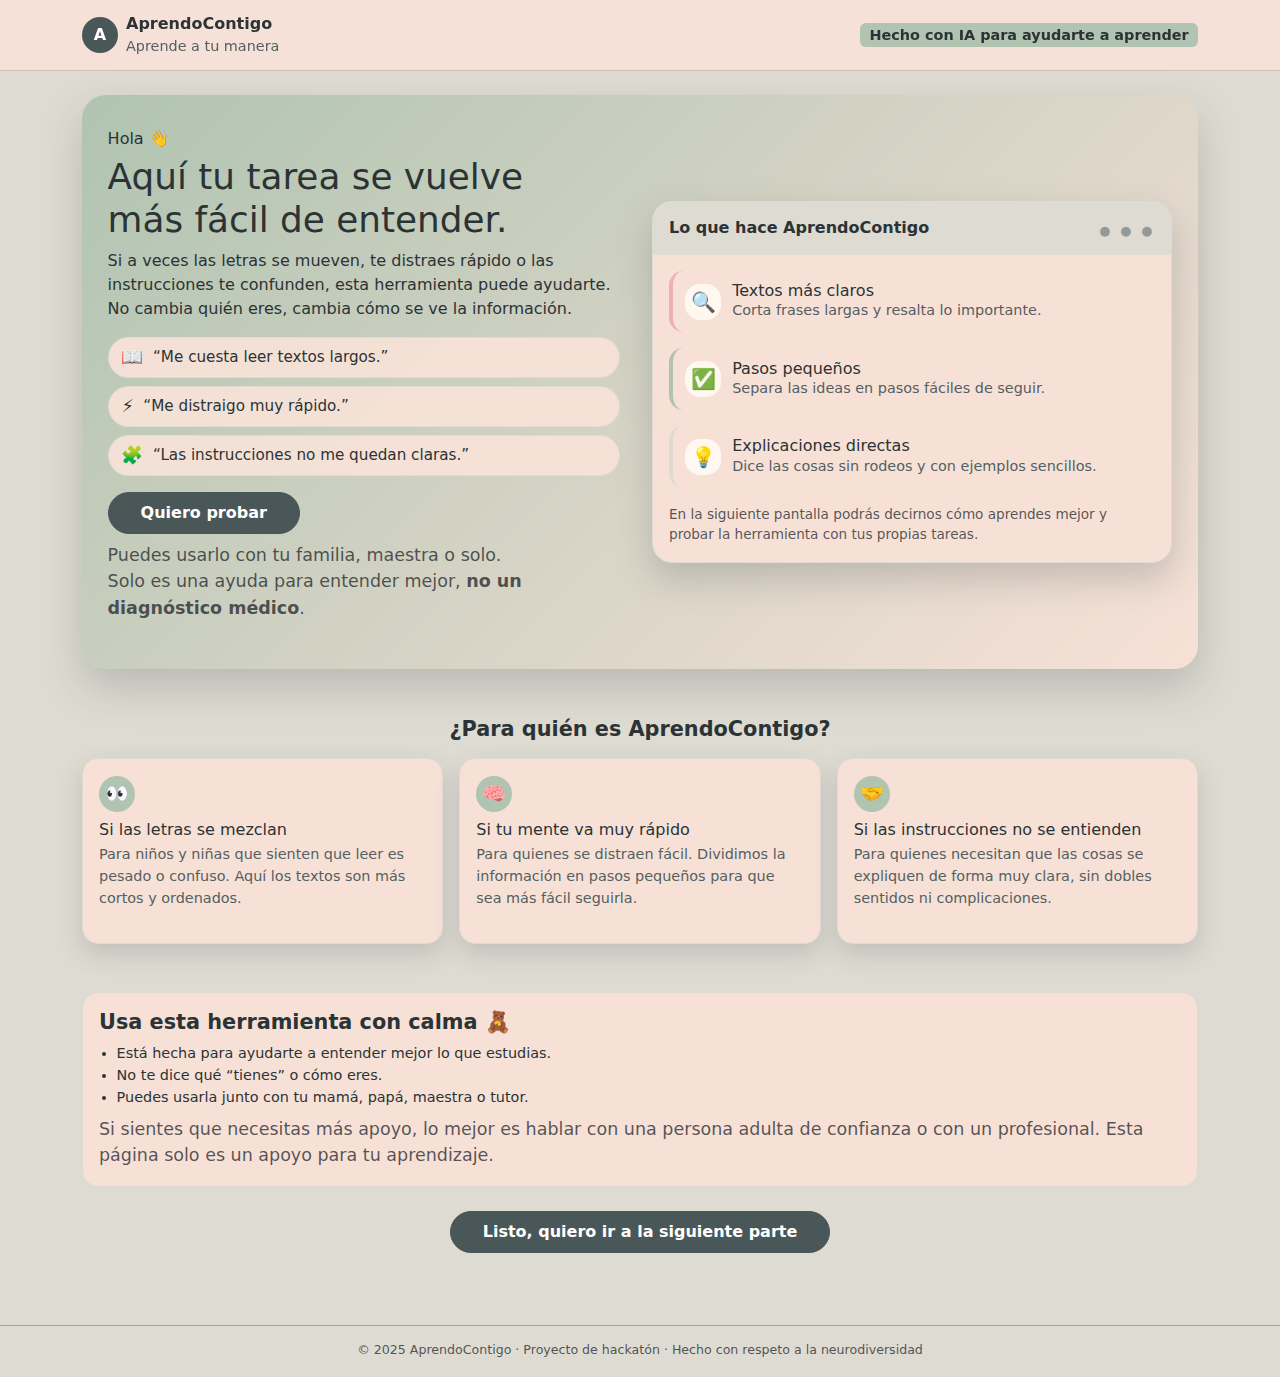
<file: index.html>
<!DOCTYPE html>
<html lang="es">
<head>
  <meta charset="UTF-8" />
  <title>AprendoContigo · Aprende a tu manera</title>
  <meta name="viewport" content="width=device-width, initial-scale=1" />

  <!-- Bootstrap 5 -->
  <link
    href="https://cdn.jsdelivr.net/npm/bootstrap@5.3.3/dist/css/bootstrap.min.css"
    rel="stylesheet"
  />

  <!-- Estilos propios -->
  <link rel="stylesheet" href="styles.css" />
</head>
<body>
  <!-- CABECERA SIMPLE -->
  <header class="kids-header">
    <div class="container d-flex align-items-center justify-content-between">
      <div class="d-flex align-items-center gap-2">
        <div class="logo-bubble">A</div>
        <div class="logo-title">
          <span class="logo-main">AprendoContigo</span>
          <span class="logo-sub">Aprende a tu manera</span>
        </div>
      </div>
      <span class="badge kids-badge d-none d-md-inline">
        Hecho con IA para ayudarte a aprender
      </span>
    </div>
  </header>

  <!-- CONTENIDO PRINCIPAL -->
  <main class="kids-main py-4">
    <div class="container">
      <!-- HERO PARA NIÑOS -->
      <section class="hero-kids mb-5">
        <div class="row align-items-center g-4">
          <div class="col-lg-6">
            <div class="hero-text">
              <p class="hero-eyebrow">Hola 👋</p>
              <h1 class="hero-title mb-2">
                Aquí tu tarea se vuelve
                <span class="hero-title-highlight">más fácil de entender.</span>
              </h1>
              <p class="hero-desc mb-3">
                Si a veces las letras se mueven, te distraes rápido o las instrucciones
                te confunden, esta herramienta puede ayudarte. No cambia quién eres,
                cambia cómo se ve la información.
              </p>

              <div class="hero-bubbles mb-3">
                <div class="hero-bubble">
                  <span class="bubble-emoji">📖</span>
                  <span class="bubble-text">“Me cuesta leer textos largos.”</span>
                </div>
                <div class="hero-bubble">
                  <span class="bubble-emoji">⚡</span>
                  <span class="bubble-text">“Me distraigo muy rápido.”</span>
                </div>
                <div class="hero-bubble">
                  <span class="bubble-emoji">🧩</span>
                  <span class="bubble-text">“Las instrucciones no me quedan claras.”</span>
                </div>
              </div>

              <div class="text-center text-lg-start">
                <!-- CAMBIA ESTE href A LA SIGUIENTE PÁGINA CON FORMULARIOS -->
                <a href="empezar.html" class="btn btn-main btn-lg">
                  Quiero probar
                </a>
              </div>

              <p class="small text-muted mt-2">
                Puedes usarlo con tu familia, maestra o solo. <br />
                Solo es una ayuda para entender mejor, <strong>no un diagnóstico médico</strong>.
              </p>
            </div>
          </div>

          <div class="col-lg-6">
            <!-- “ILUSTRACIÓN” SIMPLE CON BLOQUES -->
            <div class="hero-board">
              <div class="hero-board-header d-flex justify-content-between align-items-center">
                <span class="hero-board-title">Lo que hace AprendoContigo</span>
                <span class="hero-dots"></span>
              </div>
              <div class="hero-board-body">
                <div class="row g-3">
                  <div class="col-12">
                    <div class="hero-card hero-card-read">
                      <div class="hero-card-icon">🔍</div>
                      <div class="hero-card-text">
                        <h2>Textos más claros</h2>
                        <p>Corta frases largas y resalta lo importante.</p>
                      </div>
                    </div>
                  </div>

                  <div class="col-12">
                    <div class="hero-card hero-card-focus">
                      <div class="hero-card-icon">✅</div>
                      <div class="hero-card-text">
                        <h2>Pasos pequeños</h2>
                        <p>Separa las ideas en pasos fáciles de seguir.</p>
                      </div>
                    </div>
                  </div>

                  <div class="col-12">
                    <div class="hero-card hero-card-clarity">
                      <div class="hero-card-icon">💡</div>
                      <div class="hero-card-text">
                        <h2>Explicaciones directas</h2>
                        <p>Dice las cosas sin rodeos y con ejemplos sencillos.</p>
                      </div>
                    </div>
                  </div>
                </div>

                <p class="hero-board-note small text-muted mt-3 mb-0">
                  En la siguiente pantalla podrás decirnos cómo aprendes mejor
                  y probar la herramienta con tus propias tareas.
                </p>
              </div>
            </div>
          </div>
        </div>
      </section>

      <!-- SECCIÓN “¿PARA QUIÉN ES?” -->
      <section class="mb-5">
        <h2 class="section-title mb-3 text-center">
          ¿Para quién es AprendoContigo?
        </h2>
        <div class="row g-3 justify-content-center">
          <div class="col-md-4">
            <div class="info-tile">
              <div class="info-icon">👀</div>
              <h3>Si las letras se mezclan</h3>
              <p>
                Para niños y niñas que sienten que leer es pesado o confuso.
                Aquí los textos son más cortos y ordenados.
              </p>
            </div>
          </div>
          <div class="col-md-4">
            <div class="info-tile">
              <div class="info-icon">🧠</div>
              <h3>Si tu mente va muy rápido</h3>
              <p>
                Para quienes se distraen fácil. Dividimos la información en
                pasos pequeños para que sea más fácil seguirla.
              </p>
            </div>
          </div>
          <div class="col-md-4">
            <div class="info-tile">
              <div class="info-icon">🤝</div>
              <h3>Si las instrucciones no se entienden</h3>
              <p>
                Para quienes necesitan que las cosas se expliquen de forma
                muy clara, sin dobles sentidos ni complicaciones.
              </p>
            </div>
          </div>
        </div>
      </section>

      <!-- SECCIÓN CUIDADOS / AVISO -->
      <section class="mb-4">
        <div class="care-box">
          <h2 class="section-title mb-2">Usa esta herramienta con calma 🧸</h2>
          <ul class="care-list mb-2">
            <li>Está hecha para ayudarte a entender mejor lo que estudias.</li>
            <li>No te dice qué “tienes” o cómo eres.</li>
            <li>Puedes usarla junto con tu mamá, papá, maestra o tutor.</li>
          </ul>
          <p class="small text-muted mb-0">
            Si sientes que necesitas más apoyo, lo mejor es hablar con una persona
            adulta de confianza o con un profesional. Esta página solo es un apoyo
            para tu aprendizaje.
          </p>
        </div>
      </section>

      <section class="text-center mb-5">
        <!-- MISMO BOTÓN AL FINAL PARA INVITAR A SEGUIR -->
        <a href="empezar.html" class="btn btn-main btn-lg">
          Listo, quiero ir a la siguiente parte
        </a>
      </section>
    </div>
  </main>

  <!-- FOOTER -->
  <footer class="kids-footer">
    <div class="container text-center">
      <p class="small text-muted mb-0">
        © 2025 AprendoContigo · Proyecto de hackatón · Hecho con respeto a la neurodiversidad
      </p>
    </div>
  </footer>

  <!-- Bootstrap JS -->
  <script
    src="https://cdn.jsdelivr.net/npm/bootstrap@5.3.3/dist/js/bootstrap.bundle.min.js">
  </script>
</body>
</html>
</file>
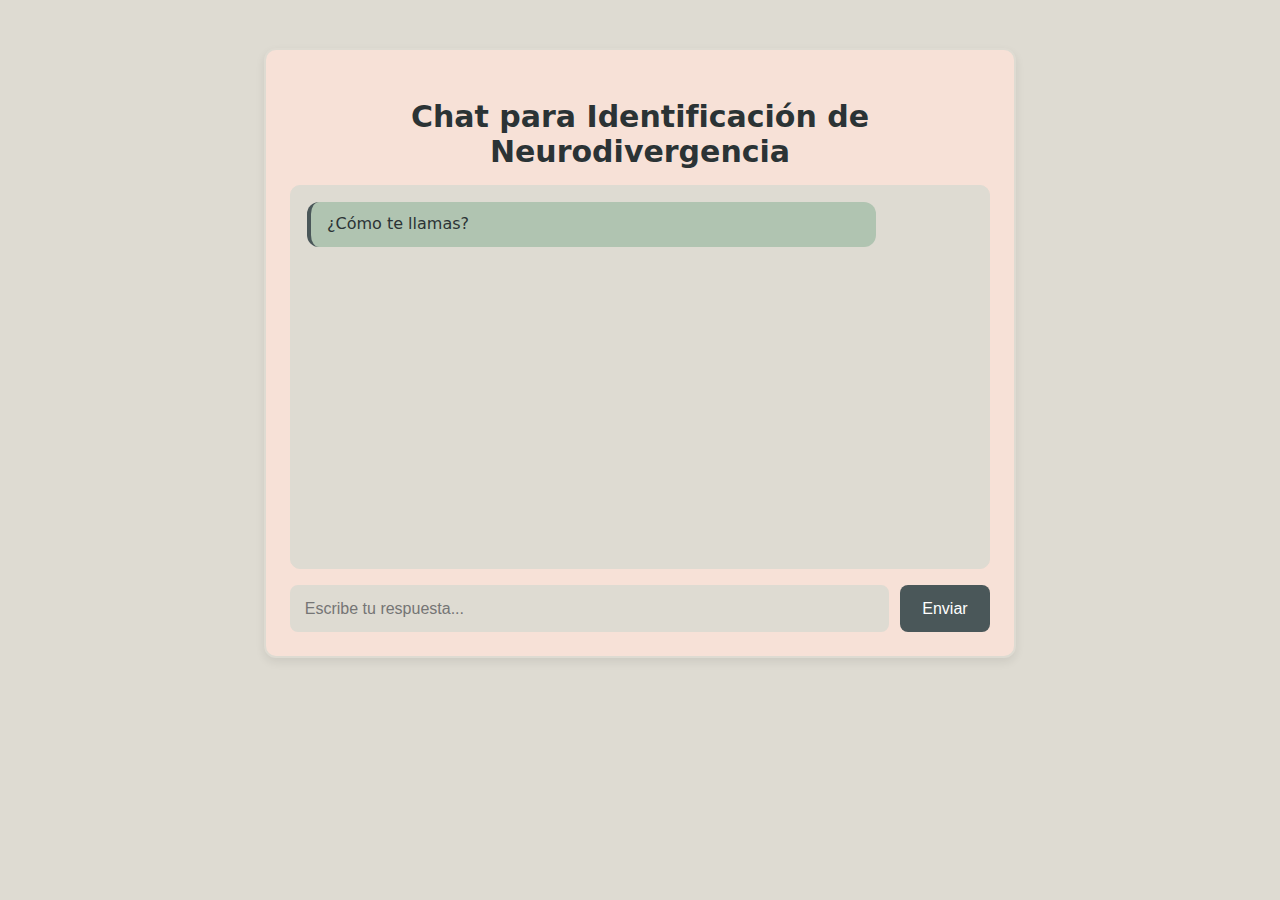
<file: prueba.html>
<!DOCTYPE html>
<html lang="es">
<head>
  <meta charset="UTF-8">
  <meta name="viewport" content="width=device-width, initial-scale=1.0">
  <title>Chat Neurodivergencia</title>

  <!-- Vincular tu styles.css -->
  <link rel="stylesheet" href="styles.css">

  <style>
    /* Ajustes específicos del chatbot para integrarse con tu paleta */

    #chat-container {
      max-width: 700px;
      margin: 3rem auto;
      padding: 1.5rem;
      background-color: var(--bg-card);
      border-radius: 12px;
      border: 2px solid var(--border-soft);
      box-shadow: 0 4px 10px rgba(0,0,0,0.08);
    }

    #chat-box {
      height: 350px;
      overflow-y: auto;
      background: var(--bg-app);
      padding: 1rem;
      border-radius: 10px;
      border: 1px solid var(--border-soft);
    }

    .message {
      margin-bottom: 1.2rem;
      padding: .7rem 1rem;
      max-width: 80%;
      border-radius: 12px;
      line-height: 1.4rem;
      font-size: 1rem;
    }

    .bot {
      background-color: var(--color-4); 
      color: var(--text-main);
      border-left: 4px solid var(--primary);
    }

    .user {
      background-color: var(--color-1);
      color: var(--text-main);
      margin-left: auto;
      border-right: 4px solid var(--primary);
    }

    #user-input {
      padding: .8rem;
      border: 2px solid var(--border-soft);
      border-radius: 8px;
      width: 100%;
      background-color: var(--bg-app);
      color: var(--text-main);
      font-size: 1rem;
      outline: none;
    }

    #send-btn {
      background-color: var(--primary);
      color: white;
      padding: .8rem 1.4rem;
      border: none;
      border-radius: 8px;
      cursor: pointer;
      font-size: 1rem;
      transition: 0.3s;
    }

    #send-btn:hover {
      filter: brightness(1.2);
    }

    #send-btn:active {
      transform: scale(0.97);
    }

    .input-area {
      margin-top: 1rem;
      display: flex;
      gap: .7rem;
    }

  </style>
</head>

<body>

  <div id="chat-container">
    <h2 style="text-align:center; color:var(--text-main); margin-bottom:1rem;">
      Chat para Identificación de Neurodivergencia
    </h2>

    <div id="chat-box"></div>

    <div class="input-area">
      <input id="user-input" type="text" placeholder="Escribe tu respuesta...">
      <button id="send-btn">Enviar</button>
    </div>
  </div>


  <script>
    const preguntas = [
      '¿Cómo te llamas?',
      '¿Tienes dificultad para concentrarte durante tareas largas?',
      '¿Sientes que te sobreestimulan ciertos ruidos o luces?',
      '¿Prefieres rutinas y te cuesta enfrentar cambios inesperados?'
    ];

    let indicePregunta = 0;

    const chatBox = document.getElementById('chat-box');
    const userInput = document.getElementById('user-input');
    const sendBtn = document.getElementById('send-btn');

    function agregarMensaje(texto, clase) {
      const msg = document.createElement('div');
      msg.classList.add('message', clase);
      msg.textContent = texto;
      chatBox.appendChild(msg);
      chatBox.scrollTop = chatBox.scrollHeight;
    }

    function hacerPregunta() {
      if (indicePregunta < preguntas.length) {
        agregarMensaje(preguntas[indicePregunta], 'bot');
      } else {
        agregarMensaje('Gracias por tus respuestas. El sistema procesará la información.', 'bot');
      }
    }

    hacerPregunta();

    sendBtn.addEventListener('click', () => {
      const texto = userInput.value.trim();
      if (!texto) return;

      agregarMensaje(texto, 'user');
      userInput.value = "";
      indicePregunta++;
      setTimeout(hacerPregunta, 500);
    });

    userInput.addEventListener('keypress', (e) => {
      if (e.key === "Enter") sendBtn.click();
    });
  </script>

</body>
</html>
</file>
<file: styles.css>
:root {
  /* Paleta (izq -> der):
     1: #edafb8, 2: #f7e1d7, 3: #dedbd2, 4: #b0c4b1, 5: #4a5759 */
  --color-1: #edafb8;
  --color-2: #f7e1d7;
  --color-3: #dedbd2;
  --color-4: #b0c4b1;
  --color-5: #4a5759;

  /* Derivados para la UI */
  --bg-app: var(--color-3);        /* fondo general neutro */
  --bg-hero: var(--color-4);       /* base hero: verde salvia */
  --bg-card: var(--color-2);       /* tarjetas / cajas beige */
  --border-soft: var(--color-3);

  /* Texto un poco más oscuro, sin llegar a negro */
  --text-main: #2b3335;
  --text-muted: #545f61;

  --primary: var(--color-5);       /* botones / énfasis */
  --accent-read: var(--color-1);   /* lectura (solo acento) */
  --accent-focus: var(--color-4);  /* foco */
  --accent-clarity: var(--color-3);/* claridad */
}

/* General */

body {
  font-family: system-ui, -apple-system, BlinkMacSystemFont, "Segoe UI",
    sans-serif;
  background-color: var(--bg-app);
  color: var(--text-main);
  font-size: 20px; /* +2 pts aprox vs 16px estándar */
}

/* Header */

.kids-header {
  padding: 0.75rem 0;
  border-bottom: 1px solid rgba(74, 87, 89, 0.25);
  background: rgba(247, 225, 215, 0.9);
  backdrop-filter: blur(10px);
}

.logo-bubble {
  width: 36px;
  height: 36px;
  border-radius: 999px;
  background: var(--primary);
  display: inline-flex;
  align-items: center;
  justify-content: center;
  color: #fff;
  font-weight: 700;
  font-size: 1rem;
}

.logo-title {
  display: flex;
  flex-direction: column;
}

.logo-main {
  font-weight: 600;
  font-size: 1rem;
}

.logo-sub {
  font-size: 0.9rem;
  color: var(--text-muted);
}

.kids-badge {
  background-color: var(--color-4);
  color: var(--text-main);
  font-size: 0.9rem;
}

/* Main */

.kids-main {
  min-height: calc(100vh - 120px);
}

/* Hero principal */

.hero-kids {
  background: linear-gradient(135deg, var(--bg-hero), var(--color-2));
  border-radius: 1.5rem;
  padding: 2rem 1.6rem;
  box-shadow: 0 18px 40px rgba(74, 87, 89, 0.25);
}

.hero-text {
  max-width: 32rem;
}

.hero-eyebrow {
  font-size: 1rem;
  color: var(--text-main);
  margin-bottom: 0.25rem;
}

.hero-title {
  font-size: clamp(1.9rem, 2.8vw, 2.3rem);
  line-height: 1.2;
}

.hero-title-highlight {
  display: block;
  color: var(--text-main);
}

.hero-desc {
  font-size: 1rem;
  color: var(--text-main);
}

/* Burbujas de frases */

.hero-bubbles {
  display: flex;
  flex-direction: column;
  gap: 0.5rem;
}

.hero-bubble {
  display: inline-flex;
  align-items: center;
  gap: 0.6rem;
  background-color: rgba(247, 225, 215, 0.95);
  border-radius: 999px;
  padding: 0.4rem 0.8rem;
  border: 1px solid rgba(222, 219, 210, 0.9);
}

.bubble-emoji {
  font-size: 1.1rem;
}

.bubble-text {
  font-size: 0.95rem;
  color: var(--text-main);
}

/* Botón principal */

.btn-main {
  background-color: var(--primary);
  border-color: var(--primary);
  color: #fff;
  border-radius: 999px;
  padding-inline: 2rem;
  font-weight: 600;
  font-size: 1rem;
}

.btn-main:hover {
  background-color: #364549;
  border-color: #364549;
  color: #fff;
}

/* “Pizarrón” de la derecha */

.hero-board {
  background-color: var(--bg-card);
  border-radius: 1.25rem;
  border: 1px solid var(--border-soft);
  box-shadow: 0 16px 35px rgba(74, 87, 89, 0.25);
  overflow: hidden;
}

.hero-board-header {
  padding: 0.7rem 1rem;
  border-bottom: 1px solid var(--border-soft);
  background-color: var(--color-3);
}

.hero-board-title {
  font-size: 1rem;
  font-weight: 600;
  color: var(--text-main);
}

.hero-dots::before {
  content: "● ● ●";
  letter-spacing: 0.18rem;
  font-size: 0.8rem;
  color: rgba(74, 87, 89, 0.5);
}

.hero-board-body {
  padding: 1rem 1rem 1.1rem;
}

/* Tarjetas dentro del pizarrón */

.hero-card {
  display: flex;
  align-items: center;
  gap: 0.7rem;
  border-radius: 0.9rem;
  padding: 0.65rem 0.75rem;
  background-color: #f7e1d7;
}

.hero-card + .hero-card {
  margin-top: 0.5rem;
}

.hero-card-icon {
  width: 36px;
  height: 36px;
  border-radius: 0.95rem;
  display: inline-flex;
  align-items: center;
  justify-content: center;
  font-size: 1.25rem;
  background-color: #fff8f0;
}

.hero-card-text h2 {
  font-size: 1rem;
  margin: 0;
  color: var(--text-main);
}

.hero-card-text p {
  font-size: 0.9rem;
  margin: 0;
  color: var(--text-muted);
}

.hero-card-read {
  border-left: 4px solid var(--accent-read);
}

.hero-card-focus {
  border-left: 4px solid var(--accent-focus);
}

.hero-card-clarity {
  border-left: 4px solid var(--accent-clarity);
}

.hero-board-note {
  font-size: 0.85rem;
  color: var(--text-muted);
}

/* Secciones de info */

.section-title {
  font-size: 1.3rem;
  font-weight: 600;
  color: var(--text-main);
}

.info-tile {
  background-color: var(--bg-card);
  border-radius: 1rem;
  padding: 1.1rem 1rem;
  border: 1px solid var(--border-soft);
  box-shadow: 0 10px 25px rgba(74, 87, 89, 0.2);
  height: 100%;
}

.info-icon {
  width: 36px;
  height: 36px;
  border-radius: 999px;
  display: inline-flex;
  align-items: center;
  justify-content: center;
  margin-bottom: 0.45rem;
  font-size: 1.2rem;
  background-color: var(--color-4);
  color: #fdfaf7;
}

.info-tile h3 {
  font-size: 1rem;
  margin-bottom: 0.35rem;
  color: var(--text-main);
}

.info-tile p {
  font-size: 0.9rem;
  color: var(--text-muted);
}

/* Caja de cuidados */

.care-box {
  background-color: var(--bg-card);
  border-radius: 1rem;
  padding: 1.1rem 1rem;
  border: 1px solid var(--border-soft);
}

.care-list {
  font-size: 0.9rem;
  color: var(--text-main);
  padding-left: 1.1rem;
}

/* Footer */

.kids-footer {
  padding: 0.9rem 0 1.1rem;
  border-top: 1px solid rgba(74, 87, 89, 0.4);
  background-color: var(--color-3);
  font-size: 0.9rem;
  color: var(--text-muted);
}
</file>
